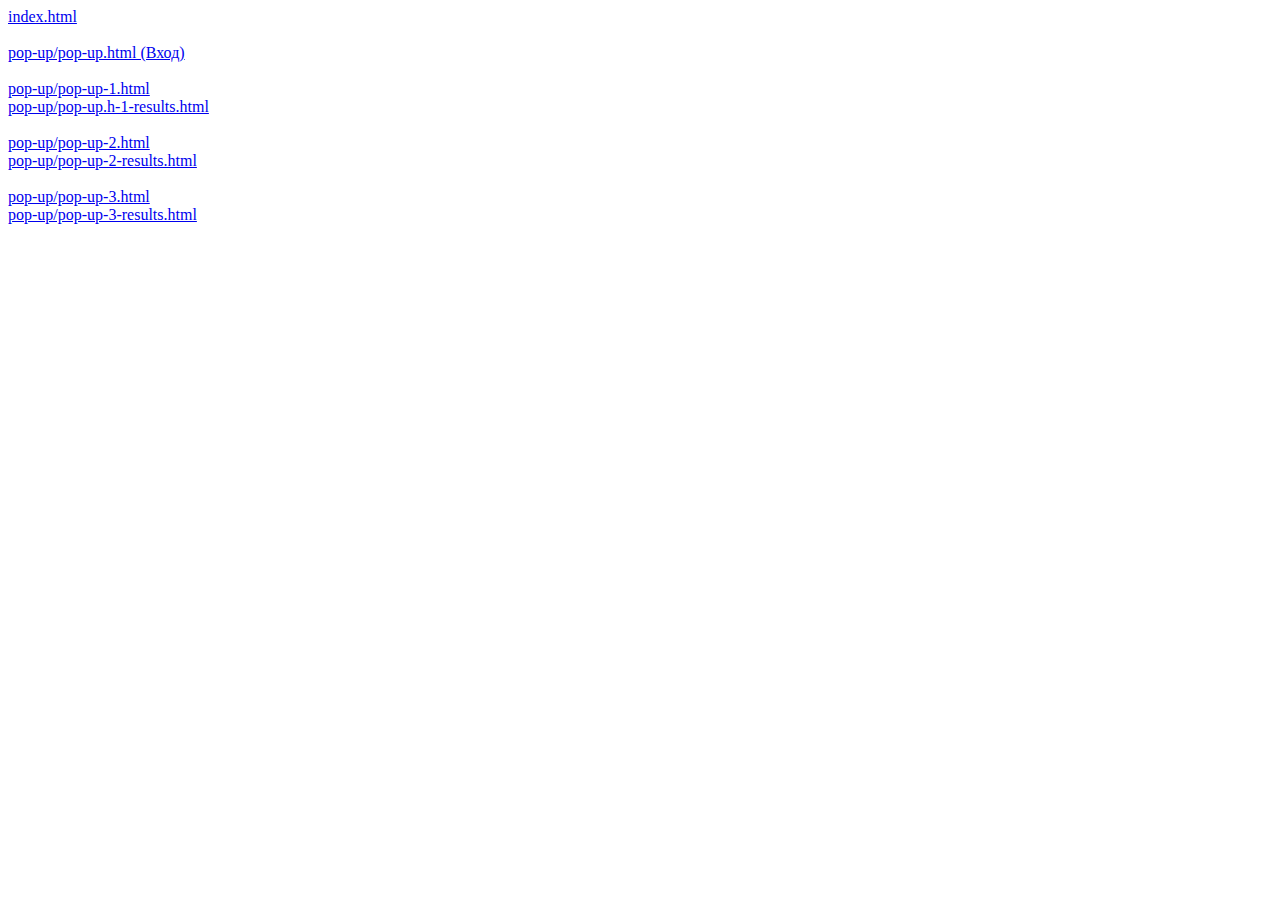
<file: pages.html>
<!DOCTYPE html>
<html lang="ru" dir="ltr">

<head>
  <meta charset="utf-8">
  <title>HR FM Sber</title>
  <meta name="mobile-web-app-capable" content="yes">
  <meta name="apple-mobile-web-app-capable" content="yes">
  <meta http-equiv="Content-Type" content="text/html; charset=utf-8">
  <meta http-equiv="Content-Language" content="ru">
  <meta name="generator" content="N/A">
  <meta name="language" content="Russian">
  <meta name="viewport" content="width=device-width, initial-scale=0.8, maximum-scale=1.0, user-scalable=no" />

</head>

<body>

  <a href="./index.html">index.html</a><br /><br />
  <a href="./pop-up/pop-up.html">pop-up/pop-up.html (Вход)</a><br /><br />
  <a href="./pop-up/pop-up-1.html">pop-up/pop-up-1.html</a><br />
  <a href="./pop-up/pop-up-1-results.html">pop-up/pop-up.h-1-results.html</a><br /><br />
  <a href="./pop-up/pop-up-2.html">pop-up/pop-up-2.html</a><br />
  <a href="./pop-up/pop-up-2-results.html">pop-up/pop-up-2-results.html</a><br /><br />
  <a href="./pop-up/pop-up-3.html">pop-up/pop-up-3.html</a><br />
  <a href="./pop-up/pop-up-3-results.html">pop-up/pop-up-3-results.html</a><br />
</body>

</html>
</file>
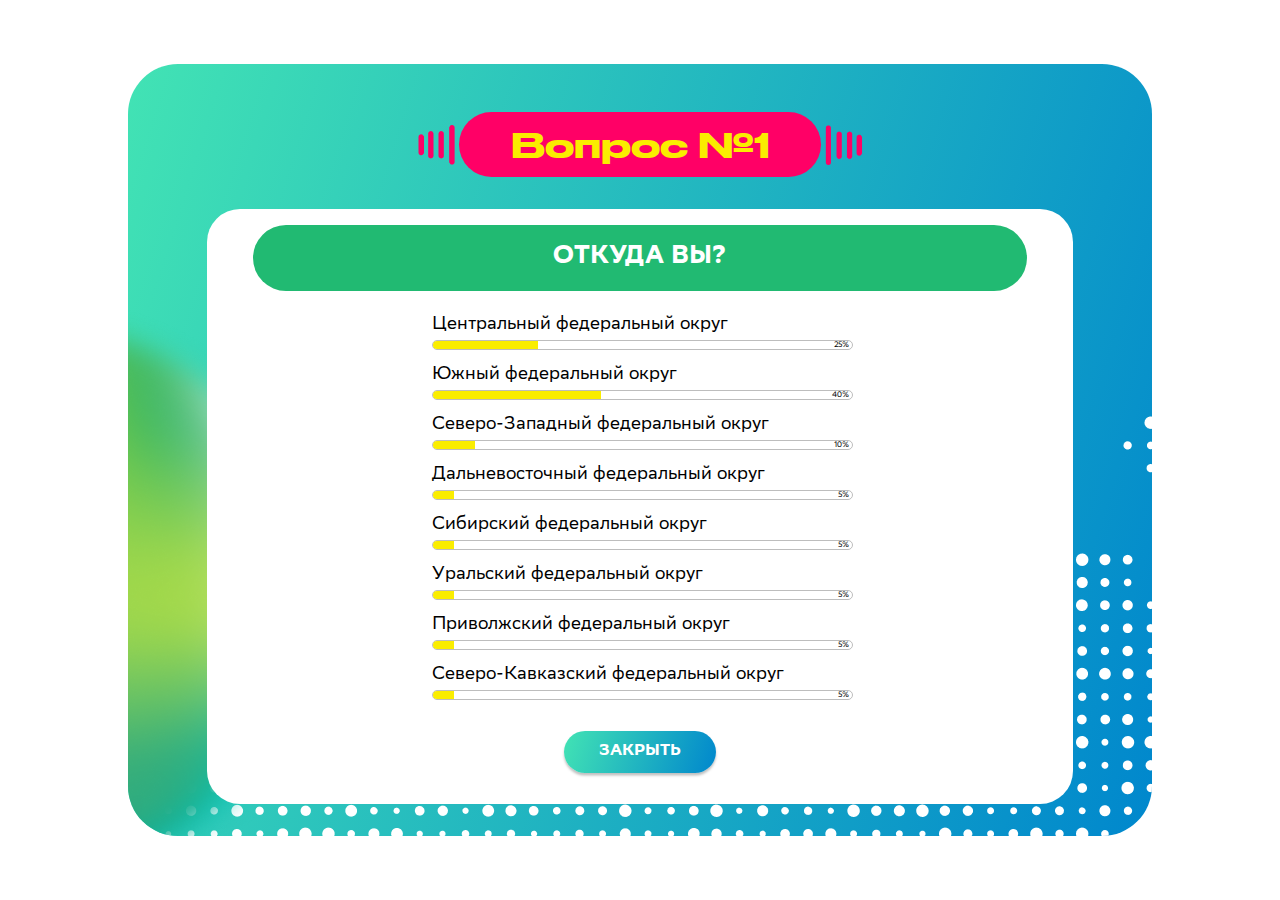
<file: pop-up/pop-up-1-results.html>
<!DOCTYPE html>
<html lang="ru" dir="ltr">

<head>
  <meta charset="utf-8">
  <title>Pop Up HR FM Sber</title>
  <meta name="mobile-web-app-capable" content="yes">
  <meta name="apple-mobile-web-app-capable" content="yes">
  <meta http-equiv="Content-Type" content="text/html; charset=utf-8">
  <meta http-equiv="Content-Language" content="ru">
  <meta name="generator" content="N/A">
  <meta name="language" content="Russian">
  <meta name="viewport" content="width=device-width, initial-scale=1.0, maximum-scale=1.0, user-scalable=no" />

  <link type="text/css" rel="stylesheet" href="./../fonts/fonts.css">
  <link type="text/css" rel="stylesheet" href="./pop-up.css">

</head>

<body>

  <div class="popUp">
    <div class="popUpInside">
      <div class="popUpData">

        <div class="popUpCaption popUpCaptionLarge">
          <img class="popUpStyle" src="./../images/pop-up-style.png" alt="" />
          <p class="popUpCaptionText">
            Вопрос №1
          </p>
          <img class="popUpStyle popUpStyleRight" src="./../images/pop-up-style.png" alt="" />
        </div>

        <div class="popUpContent popUpContent2 popUpContentAnswer">
          <p class="popUpQuestion">
            Откуда вы?
          </p>
          <div class="popUpAnswerOptions popUpMarginTop20 popUpAnswerOptionsResultsMobile">
            <div class="popUpAnswerOptionsItem popUpAnswerOptionsItemAnswer">
              <p class="popUpAnswerOptionsItemText">
                Центральный федеральный округ
              </p>
              <div class="popUpAnswerPercent" data-result="25"><div></div><span></span></div>
            </div>
            <div class="popUpAnswerOptionsItem popUpAnswerOptionsItemAnswer">
              <p class="popUpAnswerOptionsItemText">
                Южный федеральный округ
              </p>
              <div class="popUpAnswerPercent" data-result="40"><div></div><span></span></div>
            </div>
            <div class="popUpAnswerOptionsItem popUpAnswerOptionsItemAnswer">
              <p class="popUpAnswerOptionsItemText">
                Северо-Западный федеральный округ
              </p>
              <div class="popUpAnswerPercent" data-result="10"><div></div><span></span></div>
            </div>
            <div class="popUpAnswerOptionsItem popUpAnswerOptionsItemAnswer">
              <p class="popUpAnswerOptionsItemText">
                Дальневосточный федеральный округ
              </p>
              <div class="popUpAnswerPercent" data-result="5"><div></div><span></span></div>
            </div>
            <div class="popUpAnswerOptionsItem popUpAnswerOptionsItemAnswer">
              <p class="popUpAnswerOptionsItemText">
                Сибирский федеральный округ
              </p>
              <div class="popUpAnswerPercent" data-result="5"><div></div><span></span></div>
            </div>
            <div class="popUpAnswerOptionsItem popUpAnswerOptionsItemAnswer">
              <p class="popUpAnswerOptionsItemText">
                Уральский федеральный округ
              </p>
              <div class="popUpAnswerPercent" data-result="5"><div></div><span></span></div>
            </div>
            <div class="popUpAnswerOptionsItem popUpAnswerOptionsItemAnswer">
              <p class="popUpAnswerOptionsItemText">
                Приволжский федеральный округ
              </p>
              <div class="popUpAnswerPercent" data-result="5"><div></div><span></span></div>
            </div>
            <div class="popUpAnswerOptionsItem popUpAnswerOptionsItemAnswer">
              <p class="popUpAnswerOptionsItemText">
                Северо-Кавказский федеральный округ
              </p>
              <div class="popUpAnswerPercent" data-result="5"><div></div><span></span></div>
            </div>
          </div>
          <script type="text/javascript">
            let answer = document.querySelectorAll(".popUpAnswerPercent");

            answer.forEach((item, i) => {
              console.log(item.dataset.result);
              item.querySelector("div").style.width = item.dataset.result + "%";
              item.querySelector("span").innerHTML = item.dataset.result + "%";
            });

          </script>

          <span class="popUpButton popUpMarginTop28">ЗАКРЫТЬ</span>
        </div>

        <img class="popUpBG" src="./../images/pop-up.png" alt="" />
        <img class="popUpBG popUpBGMobile" src="./../images/pop-up-2.png" alt="" />
      </div>
    </div>
  </div>

</body>

</html>
</file>
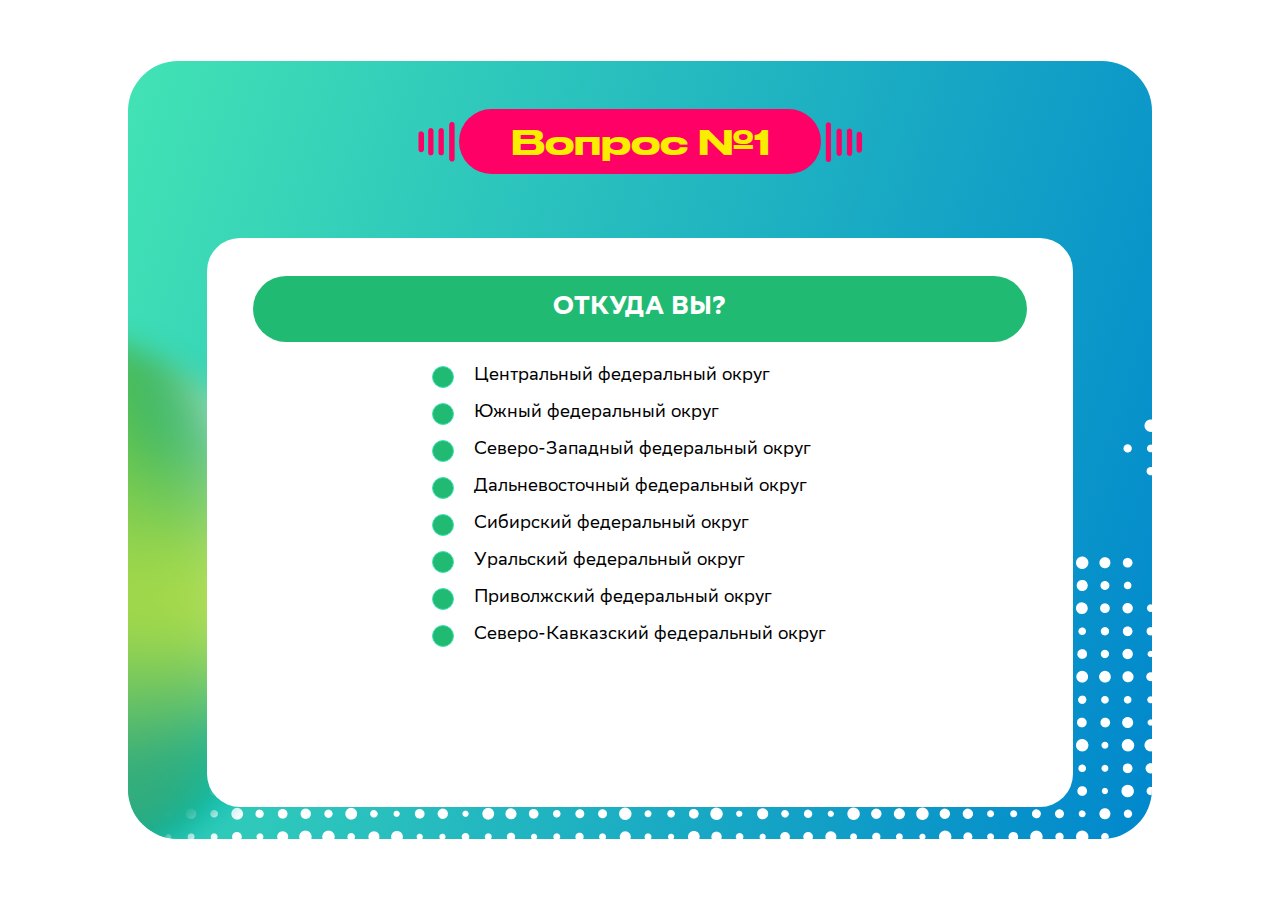
<file: pop-up/pop-up-1.html>
<!DOCTYPE html>
<html lang="ru" dir="ltr">

<head>
  <meta charset="utf-8">
  <title>Pop Up HR FM Sber</title>
  <meta name="mobile-web-app-capable" content="yes">
  <meta name="apple-mobile-web-app-capable" content="yes">
  <meta http-equiv="Content-Type" content="text/html; charset=utf-8">
  <meta http-equiv="Content-Language" content="ru">
  <meta name="generator" content="N/A">
  <meta name="language" content="Russian">
  <meta name="viewport" content="width=device-width, initial-scale=1.0, maximum-scale=1.0, user-scalable=no" />

  <link type="text/css" rel="stylesheet" href="./../fonts/fonts.css">
  <link type="text/css" rel="stylesheet" href="./pop-up.css">

</head>

<body>

  <div class="popUp">
    <div class="popUpInside">
      <div class="popUpData">

        <div class="popUpCaption popUpCaptionLarge">
          <img class="popUpStyle" src="./../images/pop-up-style.png" alt="" />
          <p class="popUpCaptionText">
            Вопрос №1
          </p>
          <img class="popUpStyle popUpStyleRight" src="./../images/pop-up-style.png" alt="" />
        </div>

        <div class="popUpContent popUpContent1 popUpContentLarge">
          <p class="popUpQuestion">
            Откуда вы?
          </p>
          <div class="popUpAnswerOptions popUpMarginTop20">
            <div class="popUpAnswerOptionsItem">
              <div class="popUpCircle"><div></div></div>
              <p class="popUpAnswerOptionsItemText">
                Центральный федеральный округ
              </p>
            </div>
            <div class="popUpAnswerOptionsItem">
              <div class="popUpCircle"><div></div></div>
              <p class="popUpAnswerOptionsItemText">
                Южный федеральный округ
              </p>
            </div>
            <div class="popUpAnswerOptionsItem">
              <div class="popUpCircle"><div></div></div>
              <p class="popUpAnswerOptionsItemText">
                Северо-Западный федеральный округ
              </p>
            </div>
            <div class="popUpAnswerOptionsItem">
              <div class="popUpCircle"><div></div></div>
              <p class="popUpAnswerOptionsItemText">
                Дальневосточный федеральный округ
              </p>
            </div>
            <div class="popUpAnswerOptionsItem">
              <div class="popUpCircle"><div></div></div>
              <p class="popUpAnswerOptionsItemText">
                Сибирский федеральный округ
              </p>
            </div>
            <div class="popUpAnswerOptionsItem popUpAnswerOptionsItemAnswered">
              <div class="popUpCircle"><div></div></div>
              <p class="popUpAnswerOptionsItemText">
                Уральский федеральный округ
              </p>
            </div>
            <div class="popUpAnswerOptionsItem">
              <div class="popUpCircle"><div></div></div>
              <p class="popUpAnswerOptionsItemText">
                Приволжский федеральный округ
              </p>
            </div>
            <div class="popUpAnswerOptionsItem">
              <div class="popUpCircle"><div></div></div>
              <p class="popUpAnswerOptionsItemText">
                Северо-Кавказский федеральный округ
              </p>
            </div>
          </div>
        </div>

        <img class="popUpBG" src="./../images/pop-up.png" alt="" />
        <img class="popUpBG popUpBGMobile" src="./../images/pop-up-2.png" alt="" />
      </div>
    </div>
  </div>

</body>

</html>
</file>
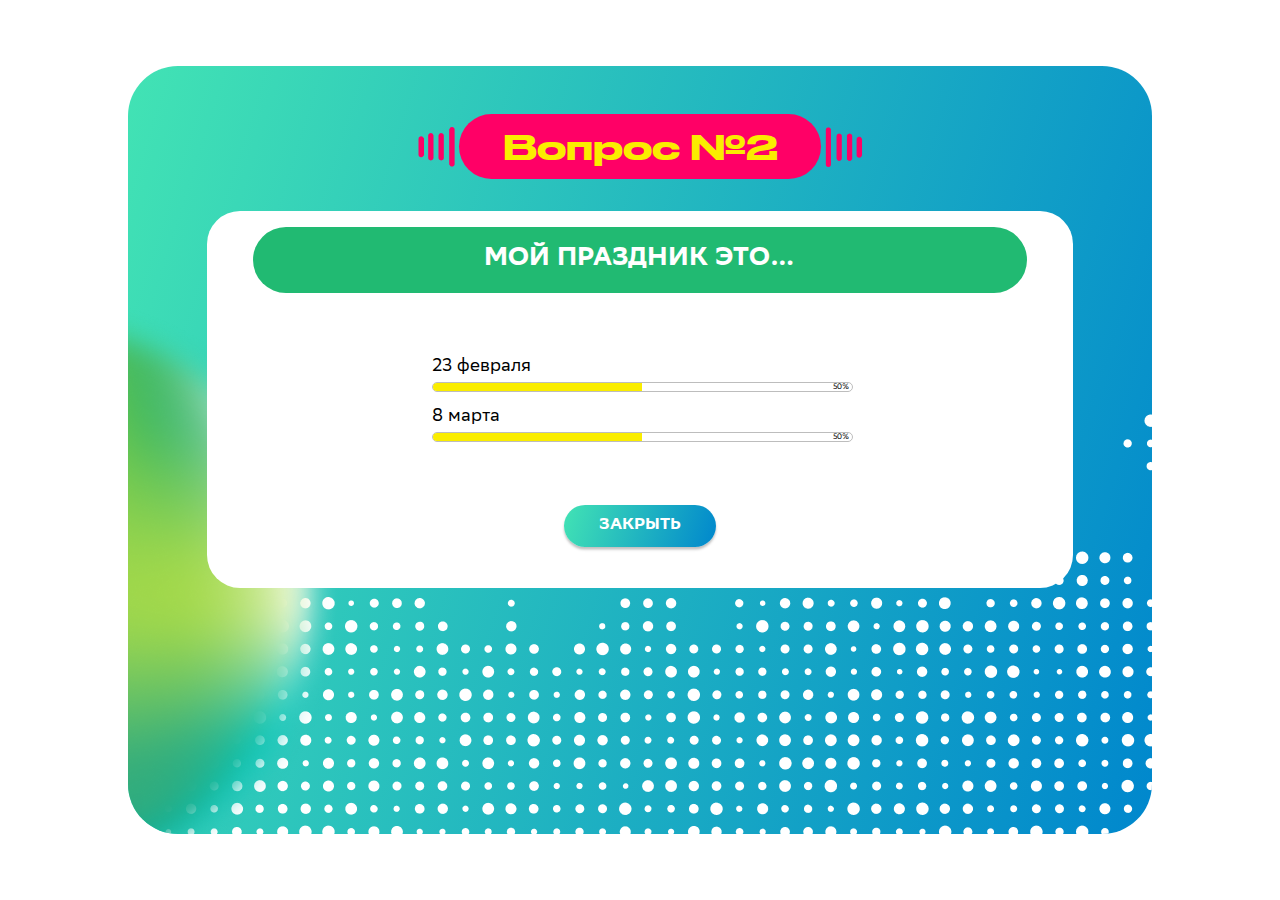
<file: pop-up/pop-up-2-results.html>
<!DOCTYPE html>
<html lang="ru" dir="ltr">

<head>
  <meta charset="utf-8">
  <title>Pop Up HR FM Sber</title>
  <meta name="mobile-web-app-capable" content="yes">
  <meta name="apple-mobile-web-app-capable" content="yes">
  <meta http-equiv="Content-Type" content="text/html; charset=utf-8">
  <meta http-equiv="Content-Language" content="ru">
  <meta name="generator" content="N/A">
  <meta name="language" content="Russian">
  <meta name="viewport" content="width=device-width, initial-scale=1.0, maximum-scale=1.0, user-scalable=no" />

  <link type="text/css" rel="stylesheet" href="./../fonts/fonts.css">
  <link type="text/css" rel="stylesheet" href="./pop-up.css">

</head>

<body>

  <div class="popUp">
    <div class="popUpInside">
      <div class="popUpData">

        <div class="popUpCaption popUpCaptionLarge">
          <img class="popUpStyle" src="./../images/pop-up-style.png" alt="" />
          <p class="popUpCaptionText">
            Вопрос №2
          </p>
          <img class="popUpStyle popUpStyleRight" src="./../images/pop-up-style.png" alt="" />
        </div>

        <div class="popUpContent popUpContent3 popUpContentAnswer">
          <p class="popUpQuestion">
            Мой праздник это…
          </p>
          <div class="popUpAnswerOptions popUpMarginTop60 popUpAnswerOptionsResultsMobile">
            <div class="popUpAnswerOptionsItem popUpAnswerOptionsItemAnswer">
              <p class="popUpAnswerOptionsItemText">
                23 февраля
              </p>
              <div class="popUpAnswerPercent" data-result="50"><div></div><span></span></div>
            </div>
            <div class="popUpAnswerOptionsItem popUpAnswerOptionsItemAnswer">
              <p class="popUpAnswerOptionsItemText">
                8 марта
              </p>
              <div class="popUpAnswerPercent" data-result="50"><div></div><span></span></div>
            </div>
          </div>
          <script type="text/javascript">
            let answer = document.querySelectorAll(".popUpAnswerPercent");

            answer.forEach((item, i) => {
              console.log(item.dataset.result);
              item.querySelector("div").style.width = item.dataset.result + "%";
              item.querySelector("span").innerHTML = item.dataset.result + "%";
            });

          </script>

          <span class="popUpButton popUpMarginTop60">ЗАКРЫТЬ</span>
        </div>

        <img class="popUpBG" src="./../images/pop-up.png" alt="" />
        <img class="popUpBG popUpBGMobile" src="./../images/pop-up-2.png" alt="" />
      </div>
    </div>
  </div>

</body>

</html>
</file>
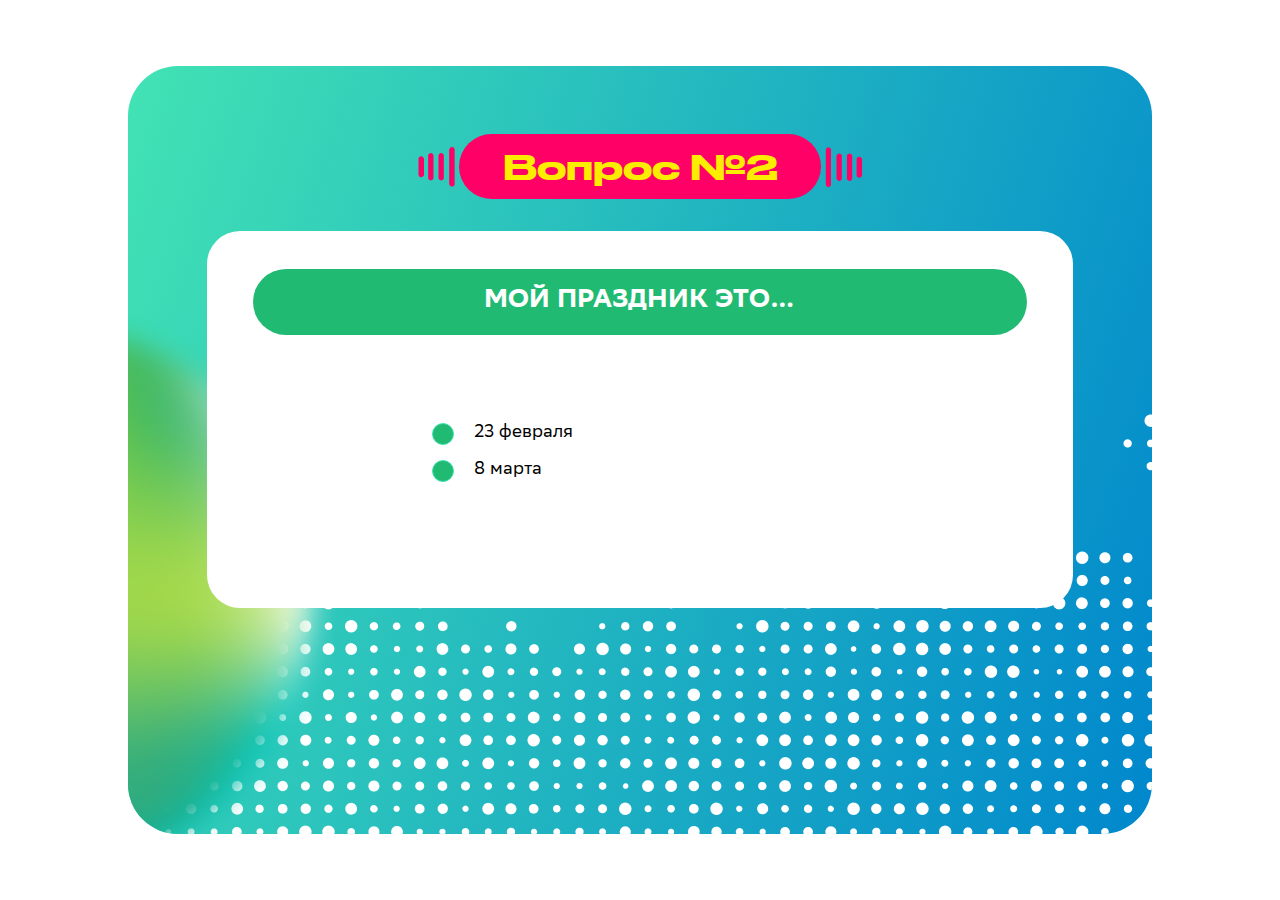
<file: pop-up/pop-up-2.html>
<!DOCTYPE html>
<html lang="ru" dir="ltr">

<head>
  <meta charset="utf-8">
  <title>Pop Up HR FM Sber</title>
  <meta name="mobile-web-app-capable" content="yes">
  <meta name="apple-mobile-web-app-capable" content="yes">
  <meta http-equiv="Content-Type" content="text/html; charset=utf-8">
  <meta http-equiv="Content-Language" content="ru">
  <meta name="generator" content="N/A">
  <meta name="language" content="Russian">
  <meta name="viewport" content="width=device-width, initial-scale=1.0, maximum-scale=1.0, user-scalable=no" />

  <link type="text/css" rel="stylesheet" href="./../fonts/fonts.css">
  <link type="text/css" rel="stylesheet" href="./pop-up.css">

</head>

<body>

  <div class="popUp">
    <div class="popUpInside">
      <div class="popUpData">

        <div class="popUpCaption">
          <img class="popUpStyle" src="./../images/pop-up-style.png" alt="" />
          <p class="popUpCaptionText">
            Вопрос №2
          </p>
          <img class="popUpStyle popUpStyleRight" src="./../images/pop-up-style.png" alt="" />
        </div>

        <div class="popUpContent popUpContent3">
          <p class="popUpQuestion">
            Мой праздник это…
          </p>
          <div class="popUpAnswerOptions popUpMarginTop84">
            <div class="popUpAnswerOptionsItem">
              <div class="popUpCircle"><div></div></div>
              <p class="popUpAnswerOptionsItemText">
                23 февраля
              </p>
            </div>
            <div class="popUpAnswerOptionsItem popUpAnswerOptionsItemAnswered">
              <div class="popUpCircle"><div></div></div>
              <p class="popUpAnswerOptionsItemText">
                8 марта
              </p>
            </div>
          </div>
        </div>

        <img class="popUpBG" src="./../images/pop-up.png" alt="" />
        <img class="popUpBG popUpBGMobile" src="./../images/pop-up-2.png" alt="" />
      </div>
    </div>
  </div>

</body>

</html>
</file>
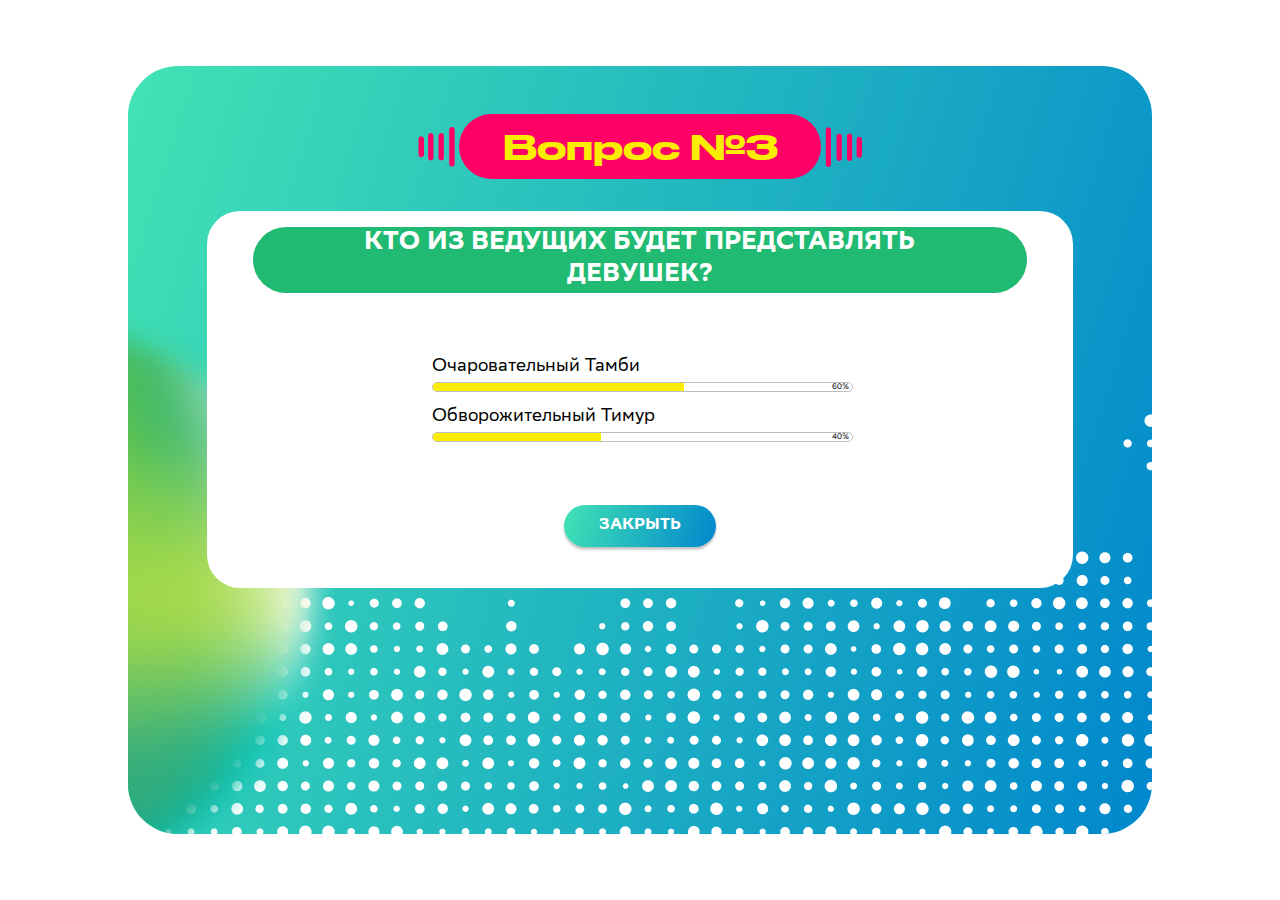
<file: pop-up/pop-up-3-results.html>
<!DOCTYPE html>
<html lang="ru" dir="ltr">

<head>
  <meta charset="utf-8">
  <title>Pop Up HR FM Sber</title>
  <meta name="mobile-web-app-capable" content="yes">
  <meta name="apple-mobile-web-app-capable" content="yes">
  <meta http-equiv="Content-Type" content="text/html; charset=utf-8">
  <meta http-equiv="Content-Language" content="ru">
  <meta name="generator" content="N/A">
  <meta name="language" content="Russian">
  <meta name="viewport" content="width=device-width, initial-scale=1.0, maximum-scale=1.0, user-scalable=no" />

  <link type="text/css" rel="stylesheet" href="./../fonts/fonts.css">
  <link type="text/css" rel="stylesheet" href="./pop-up.css">

</head>

<body>

  <div class="popUp">
    <div class="popUpInside">
      <div class="popUpData">

        <div class="popUpCaption popUpCaptionLarge">
          <img class="popUpStyle" src="./../images/pop-up-style.png" alt="" />
          <p class="popUpCaptionText">
            Вопрос №3
          </p>
          <img class="popUpStyle popUpStyleRight" src="./../images/pop-up-style.png" alt="" />
        </div>

        <div class="popUpContent popUpContent3 popUpContentAnswer">
          <p class="popUpQuestion">
            Кто из ведущих будет представлять девушек?
          </p>
          <div class="popUpAnswerOptions popUpMarginTop60 popUpAnswerOptionsResultsMobile">
            <div class="popUpAnswerOptionsItem popUpAnswerOptionsItemAnswer">
              <p class="popUpAnswerOptionsItemText">
                Очаровательный Тамби
              </p>
              <div class="popUpAnswerPercent" data-result="60"><div></div><span></span></div>
            </div>
            <div class="popUpAnswerOptionsItem popUpAnswerOptionsItemAnswer">
              <p class="popUpAnswerOptionsItemText">
                Обворожительный Тимур
              </p>
              <div class="popUpAnswerPercent" data-result="40"><div></div><span></span></div>
            </div>
          </div>
          <script type="text/javascript">
            let answer = document.querySelectorAll(".popUpAnswerPercent");

            answer.forEach((item, i) => {
              console.log(item.dataset.result);
              item.querySelector("div").style.width = item.dataset.result + "%";
              item.querySelector("span").innerHTML = item.dataset.result + "%";
            });

          </script>

          <span class="popUpButton popUpMarginTop60">ЗАКРЫТЬ</span>
        </div>

        <img class="popUpBG" src="./../images/pop-up.png" alt="" />
        <img class="popUpBG popUpBGMobile" src="./../images/pop-up-2.png" alt="" />
      </div>
    </div>
  </div>

</body>

</html>
</file>
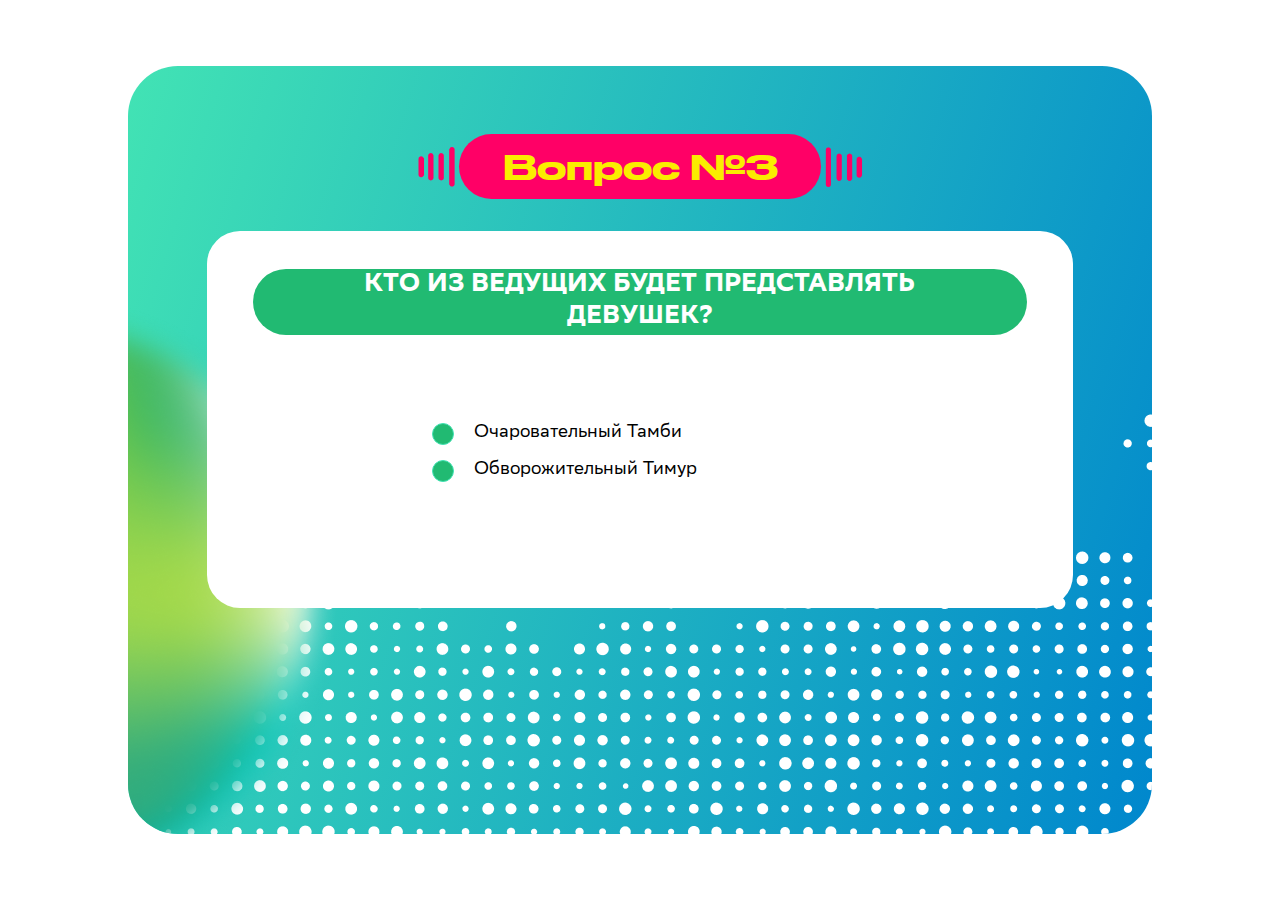
<file: pop-up/pop-up-3.html>
<!DOCTYPE html>
<html lang="ru" dir="ltr">

<head>
  <meta charset="utf-8">
  <title>Pop Up HR FM Sber</title>
  <meta name="mobile-web-app-capable" content="yes">
  <meta name="apple-mobile-web-app-capable" content="yes">
  <meta http-equiv="Content-Type" content="text/html; charset=utf-8">
  <meta http-equiv="Content-Language" content="ru">
  <meta name="generator" content="N/A">
  <meta name="language" content="Russian">
  <meta name="viewport" content="width=device-width, initial-scale=1.0, maximum-scale=1.0, user-scalable=no" />

  <link type="text/css" rel="stylesheet" href="./../fonts/fonts.css">
  <link type="text/css" rel="stylesheet" href="./pop-up.css">

</head>

<body>

  <div class="popUp">
    <div class="popUpInside">
      <div class="popUpData">

        <div class="popUpCaption">
          <img class="popUpStyle" src="./../images/pop-up-style.png" alt="" />
          <p class="popUpCaptionText">
            Вопрос №3
          </p>
          <img class="popUpStyle popUpStyleRight" src="./../images/pop-up-style.png" alt="" />
        </div>

        <div class="popUpContent popUpContent3">
          <p class="popUpQuestion">
            Кто из ведущих будет представлять девушек?
          </p>
          <div class="popUpAnswerOptions popUpMarginTop84">
            <div class="popUpAnswerOptionsItem">
              <div class="popUpCircle"><div></div></div>
              <p class="popUpAnswerOptionsItemText">
                Очаровательный Тамби
              </p>
            </div>
            <div class="popUpAnswerOptionsItem popUpAnswerOptionsItemAnswered">
              <div class="popUpCircle"><div></div></div>
              <p class="popUpAnswerOptionsItemText">
                Обворожительный Тимур
              </p>
            </div>
          </div>
        </div>

        <img class="popUpBG" src="./../images/pop-up.png" alt="" />
        <img class="popUpBG popUpBGMobile" src="./../images/pop-up-2.png" alt="" />
      </div>
    </div>
  </div>

</body>

</html>
</file>
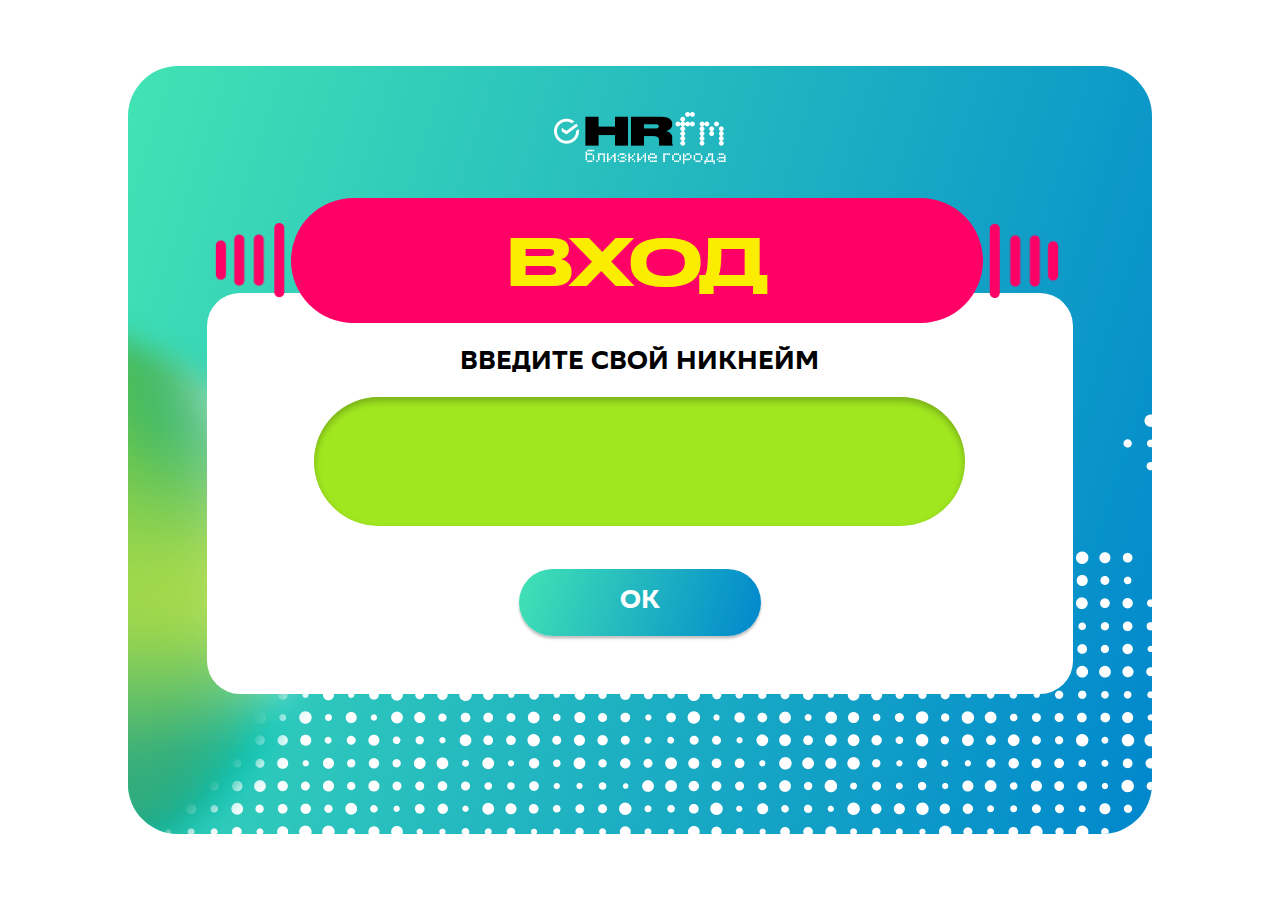
<file: pop-up/pop-up.html>
<!DOCTYPE html>
<html lang="ru" dir="ltr">

<head>
  <meta charset="utf-8">
  <title>Pop Up HR FM Sber</title>
  <meta name="mobile-web-app-capable" content="yes">
  <meta name="apple-mobile-web-app-capable" content="yes">
  <meta http-equiv="Content-Type" content="text/html; charset=utf-8">
  <meta http-equiv="Content-Language" content="ru">
  <meta name="generator" content="N/A">
  <meta name="language" content="Russian">
  <meta name="viewport" content="width=device-width, initial-scale=1.0, maximum-scale=1.0, user-scalable=no" />

  <link type="text/css" rel="stylesheet" href="./../fonts/fonts.css">
  <link type="text/css" rel="stylesheet" href="./pop-up.css">

</head>

<body>

  <div class="popUp">
    <div class="popUpInside">
      <div class="popUpData">

        <img class="popUpLogo" src="./../images/logo-footer.png" alt="" />

        <div class="popUpCaption popUpCaptionEntrance">
          <img class="popUpStyle" src="./../images/pop-up-style.png" alt="" />
          <p class="popUpCaptionText">
            ВХОД
          </p>
          <img class="popUpStyle popUpStyleRight" src="./../images/pop-up-style.png" alt="" />
        </div>

        <div class="popUpContent popUpContentEntrance">
          <p class="popUpQuestion popUpQuestionEntrance">
            Введите свой никнейм
          </p>
          <input class="popUpInput" type="text" name="" value="" placeholder="">
          <span class="popUpButton popUpButtonEntrance">ОК</span>
        </div>

        <img class="popUpBG" src="./../images/pop-up.png" alt="" />
        <img class="popUpBG popUpBGMobile" src="./../images/pop-up-3.png" alt="" />
      </div>
    </div>
  </div>

</body>

</html>
</file>
<file: fonts/fonts.css>
@font-face {
  font-family: 'SBSansDisplay_Regular';
  src: url(./SBSansDisplay-Regular.ttf);
}

@font-face {
  font-family: 'SBSansDisplay_Bold';
  src: url(./SBSansDisplay-Bold.ttf);
}

@font-face {
  font-family: 'Druk_Wide_Medium_Cy';
  src: url(./Druk_Wide_Medium_Cy.otf);
}
</file>
<file: pop-up/pop-up.css>
a {
  text-decoration: none;
  outline: none;
  color: inherit;
  transition: 0.3s;
}

a:hover {
  opacity: 0.6;
}

input, textarea, select {
  outline: none;
  -webkit-appearance: none !important;
  -moz-appearance: none !important;
  appearance: none !important;
  padding: 0;
  margin: 0;
  border: none;
}

:root {}

html, body, div, span, object, iframe, h1, h2, h3, h4, h5, h6, p, a, img, small, strike, strong, b, i, ol, ul {
  margin: 0;
  padding: 0;
  border: 0;
  font-size: 0;
  font: inherit;
  vertical-align: baseline;
  -webkit-text-size-adjust: none;
  touch-action: manipulation;
  -webkit-tap-highlight-color: transparent;
}

li, form, label, table, tbody, tfoot, thead, tr, th, td, canvas, footer, header, menu, nav, audio, video {
  margin: 0;
  padding: 0;
  border: 0;
  font-size: 0;
  font: inherit;
  vertical-align: baseline;
  -webkit-tap-highlight-color: transparent;
}

/* HTML5 display-role reset for older browsers */
article, aside, details, figcaption, figure, footer, header, hgroup, menu, nav, section {
  display: block;
  -webkit-tap-highlight-color: transparent;
}

body {
  margin: 0 auto;
  padding: 0;
  font-size: 0;
  background: #FFFFFF;
  color: #000000;
  text-align: center;
  position: relative;
  -webkit-font-smoothing: antialiased;
  -moz-osx-font-smoothing: antialiased;
  font-smoothing: antialiased;
  min-width: 320px;
}

.popUp {
  height: 100vh;
  width: 100%;
  position: relative;
  background: #FFFFFF;
  overflow: hidden;
}

.popUpInside {
  max-width: 1140px;
  width: 100%;
  margin: 0 auto;
  height: inherit;
  box-sizing: border-box;
  display: flex;
  justify-content: center;
  align-items: center;
  position: relative;
  z-index: 2;
}

.popUpData {
  background: linear-gradient(287.56deg, #0087CD 0%, #42E3B4 100%);
  border-radius: 50px;
  max-width: 1024px;
  width: 100%;
  min-height: 768px;
  position: relative;
  overflow: hidden;
}

.popUpBG {
  width: 100%;
  height: auto;
  display: block;
  position: absolute;
  bottom: 0;
  left: 0;
}

.popUpLogo {
  height: 52px;
  width: auto;
  display: block;
  margin: 46px auto 34px;
}

.popUpCaption {
  display: flex;
  justify-content: center;
  align-items: center;
  margin: 68px auto 0;
}

.popUpCaptionLarge {
  margin: 48px auto 0;
}

.popUpCaptionText {
  background: #FF0066;
  font-family: "Druk_Wide_Medium_Cy";
  font-size: 33px;
  line-height: 65px;
  width: 362px;
  text-align: center;
  border-radius: 100px;
  color: #FAED00;
}

.popUpStyle {
  height: 40px;
  width: auto;
  display: block;
  margin-right: 4px;
}

.popUpStyleRight {
  margin-right: 0;
  margin-left: 4px;
  transform: rotate(180deg);
}

.popUpLogo, .popUpCaption, .popUpContent {
  position: relative;
  z-index: 1;
}

.popUpCaptionEntrance .popUpStyle {
  height: 75px;
  margin-right: 6px;
}

.popUpCaptionEntrance .popUpStyleRight {
  margin-left: 6px;
}

.popUpCaptionEntrance .popUpCaptionText {
  font-size: 64px;
  line-height: 125px;
  width: 692px;
}

.popUpCaptionEntrance {
  margin-bottom: -30px;
  position: relative;
  z-index: 2;
  margin-top: 0;
}

.popUpContent {
  padding: 38px 46px 0;
  border-radius: 33px;
  background: #FFFFFF;
  width: 84.5%;
  box-sizing: border-box;
  margin: 32px auto;
}

.popUpContent1 {
  height: 569px;
}

.popUpContent2 {
  height: 595px;
}

.popUpContent3 {
  height: 377px;
}

.popUpContentAnswer {
  padding: 16px 46px 0;
}

.popUpContentLarge {
  margin-top: 64px;
}

.popUpContentEntrance {
  margin: 0 auto;
  padding: 38px 46px 58px;
  height: auto;
}

.popUpQuestion {
  background: #21BA72;
  border-radius: 100px;
  min-height: 66px;
  width: 100%;
  color: #FFFFFF;
  font-family: "SBSansDisplay_Bold";
  font-size: 25px;
  line-height: 32px;
  text-align: center;
  display: flex;
  align-items: center;
  justify-content: center;
  text-transform: uppercase;
  padding: 0 40px;
  box-sizing: border-box;
}

.popUpQuestionEntrance {
  color: #000000;
  background: #FFFFFF;
}

.popUpInput {
  font-family: "SBSansDisplay_Bold";
  color: #FFFFFF;
  font-size: 40px;
  line-height: 129px;
  width: 651px;
  padding: 0 50px;
  box-sizing: border-box;
  border-radius: 100px;
  background: #A0E720;
  box-shadow: inset 0px 4px 7px rgba(0, 0, 0, 0.25);
  text-align: center;
}

.popUpButton {
  background: linear-gradient(287.56deg, #0087CD 0%, #42E3B4 100%);
  box-shadow: 0px 2.5124px 2.5124px rgba(0, 0, 0, 0.25);
  border-radius: 100px;
  width: 152px;
  font-family: "SBSansDisplay_Bold";
  font-size: 16px;
  line-height: 42px;
  text-align: center;
  display: block;
  color: #FFFFFF;
  margin: 0 auto;
  cursor: pointer;
}

.popUpButtonEntrance {
  width: 242px;
  font-size: 25px;
  line-height: 67px;
  margin: 43px auto 0;
}

.popUpAnswerOptionsItem {
  max-width: 426px;
  box-sizing: border-box;
  width: 100%;
  display: flex;
  justify-content: flex-start;
  align-items: center;
  margin: 0 auto 8px;
  padding: 3px 0 3px 5px;
  cursor: pointer;
}

.popUpCircle {
  background: #21BA72;
  border: 0.6875px solid #42E3B4;
  box-sizing: border-box;
  border-radius: 100px;
  width: 22px;
  height: 22px;
  display: block;
  margin-right: 20px;
}

.popUpAnswerOptionsItemText {
  font-family: "SBSansDisplay_Regular";
  font-size: 18px;
  line-height: 23px;
  text-align: left;
}

.popUpAnswerOptionsItem:hover .popUpCircle {
  background: #42E3B4;
  border: 0.6875px solid #FAED00;
}

.popUpAnswerOptionsItem:hover {
  background: #FAED00;
  border-radius: 100px;
  transition: 0.2s;
}

.popUpAnswerOptionsItemAnswer {
  cursor: default;
  flex-direction: column;
  align-items: flex-start;
}

.popUpAnswerOptionsItemAnswer:hover {
  background: transparent;
}

/* .popUpAnswerOptionsItemAnswered .popUpCircle div {
  width: 12px;
  height: 12px;
  margin-left: 4px;
  margin-top: 4px;
  background: #FFFFFF;
  border-radius: 100px;
  box-sizing: border-box;
  box-shadow: 0px 2.75px 2.75px rgba(0, 0, 0, 0.25);
} */

.popUpAnswerPercent {
  border-radius: 100px;
  height: 10px;
  width: 100%;
  background: #FFFFFF;
  border: 0.5px solid #BDBDBD;
  box-sizing: border-box;
  position: relative;
  margin-top: 3px;
}

.popUpAnswerPercent div {
  background: #FAED00;
  height: 100%;
  /* width: auto; */
  border-top-left-radius: 100px;
  border-bottom-left-radius: 100px;
}

.popUpAnswerPercent span {
  font-family: "SBSansDisplay_Regular";
  font-size: 8px;
  line-height: 10px;
  display: block;
  position: absolute;
  top: 0;
  right: 3px;
}

.popUpMarginTop20 {
  margin-top: 20px;
}

.popUpMarginTop28 {
  margin-top: 28px;
}

.popUpMarginTop60 {
  margin-top: 60px;
}

.popUpMarginTop84 {
  margin-top: 84px;
}

.popUpBGMobile {
  display: none;
}

@media only screen and (max-width: 868px) {
  .popUpData {
    min-height: 568px;
  }

  .popUpCaption, .popUpCaptionLarge {
    margin: 15px auto 0;
  }

  .popUpCaptionText {
    font-size: 19px;
    line-height: 37px;
    width: 204px;
  }

  .popUpStyle {
    height: 22px;
    margin-right: 1px;
  }

  .popUpStyleRight {
    margin-left: 1px;
  }

  .popUpContent, .popUpContent1, .popUpContentLarge, .popUpContent2, .popUpContent3, .popUpContentAnswer {
    margin-top: 0px;
    padding: 11px 0 0;
    background: transparent;
    width: 100%;
    height: auto;
  }

  .popUpQuestion {
    min-height: 49px;
    font-size: 19px;
    line-height: 24px;
    border-radius: 0;
    padding: 0;
  }

  .popUpAnswerOptions {
    padding: 28px 11px;
    margin: auto;
  }

  .popUpAnswerOptionsResultsMobile {
    padding: 20px 18px 0;
    margin: auto;
  }

  .popUpAnswerOptionsItemText {
    font-size: 13px;
    line-height: 16px;
  }

  .popUpCircle {
    width: 15px;
    height: 15px;
  }

  .popUpAnswerOptionsItem {
    background: #FFFFFF;
    border-radius: 100px;
    margin: 0 auto 20px;
  }

  /* .popUpAnswerOptionsItemAnswered .popUpCircle div {
    width: 9px;
    height: 9px;
    margin-left: 2px;
    margin-top: 2px;
  } */

  .popUpBG {
    display: none;
  }

  .popUpBGMobile {
    display: block;
  }

  .popUpAnswerOptionsItemAnswer {
    background: transparent;
    align-items: flex-end;
    margin: 0 auto 7px;
  }

  .popUpAnswerOptionsItemAnswer .popUpAnswerOptionsItemText {
    background: #FFFFFF;
    width: 100%;
    border-radius: 100px;
    box-sizing: border-box;
    padding-left: 3px;
  }

  .popUpAnswerPercent span {
    font-size: 10px;
    line-height: 13px;
    right: auto;
    left: -10%;
    top: -1.5px;
  }

  .popUpAnswerPercent {
    width: 90%;
  }

  .popUpButton {
    margin-top: 34px;
  }

  .popUpLogo {
    margin: 62px auto 24px;
  }

  .popUpCaptionEntrance {
    margin: 0 auto -19px;
  }

  .popUpCaptionEntrance .popUpCaptionText {
    font-size: 32px;
    line-height: 49px;
    width: 273px;
  }

  .popUpCaptionEntrance .popUpStyle {
    height: 30px;
  }

  .popUpCaptionEntrance .popUpStyleRight {
    margin-right: 0px;
  }

  .popUpContentEntrance {
    background: #FFFFFF;
    border-radius: 0;
    padding: 0 0 50px;
  }

  .popUpQuestionEntrance {
    font-size: 12px;
    line-height: 15px;
    min-height: 25px;
    padding-top: 41px;
    margin: 0 auto 29px;
  }

  .popUpInput {
    width: 300px;
    line-height: 60px;
    font-size: 26px;
  }

  .popUpButtonEntrance {
    width: 152px;
    line-height: 42px;
    font-size: 16px;
  }
}
</file>
